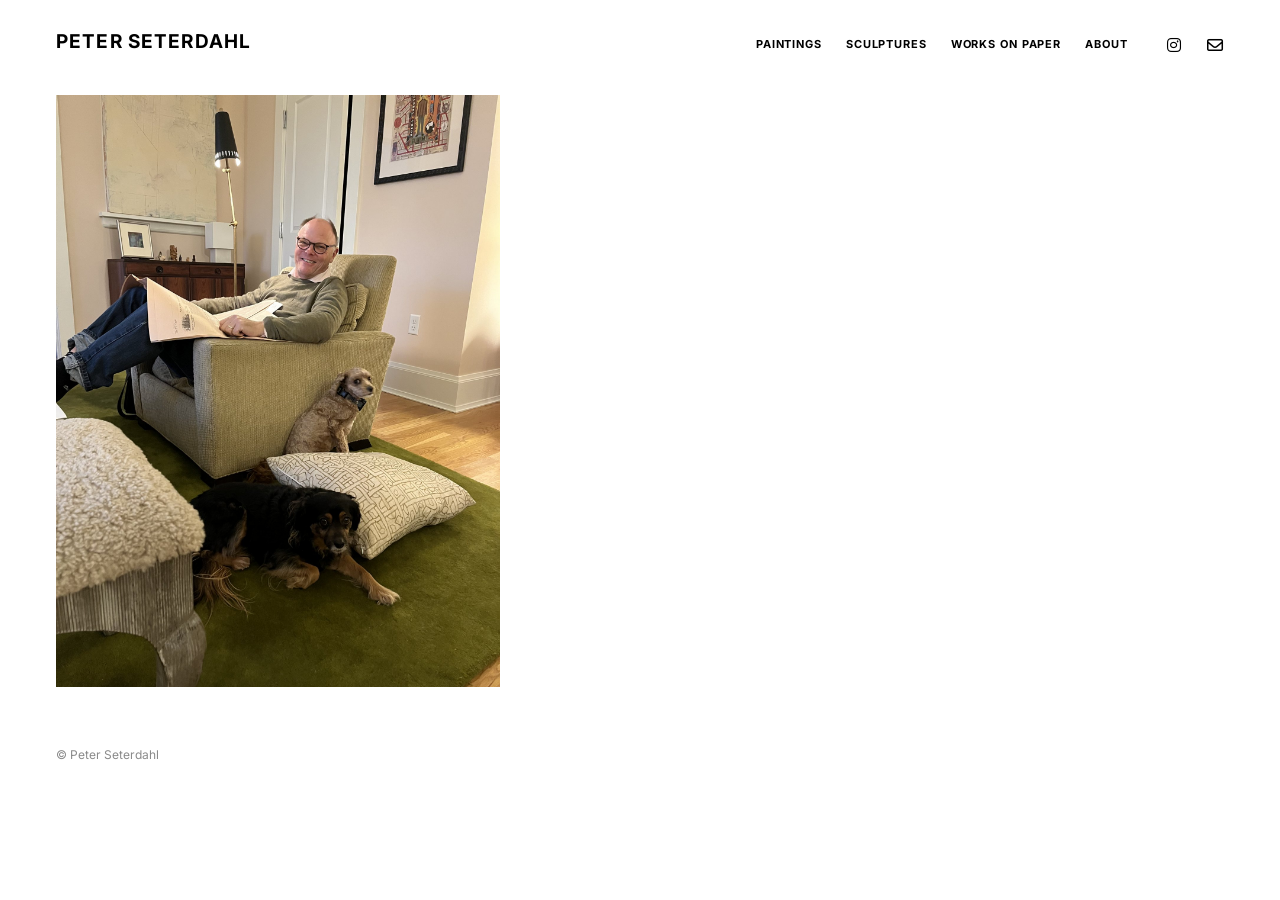
<file: index.html>
<!DOCTYPE html>
<html lang="en">
<head>
  <meta charset="UTF-8">
  <meta name="viewport" content="width=device-width, initial-scale=1.0">
  <title>Peter Seterdahl</title>
  <meta name="description" content="Peter Seterdahl — paintings, sculptures and works on paper.">
  <!-- How the link looks when shared by text or email -->
  <meta property="og:title" content="Peter Seterdahl">
  <meta property="og:description" content="Peter Seterdahl — paintings, sculptures and works on paper.">
  <meta property="og:image" content="https://peterseterdahl.com/images/share.jpg">
  <link rel="preconnect" href="https://fonts.googleapis.com">
  <link rel="preconnect" href="https://fonts.gstatic.com" crossorigin>
  <link rel="stylesheet" href="https://fonts.googleapis.com/css2?family=Inter:ital,wght@0,400;0,700;1,400&display=swap">
  <link rel="stylesheet" href="css/style.css">
</head>
<body>
<div class="site-wrapper">

  <header>
    <a class="site-title" href="index.html">Peter Seterdahl</a>
    <button class="menu-toggle" aria-label="Menu" aria-expanded="false">☰</button>
    <nav>
      <a href="paintings.html">Paintings</a>
      <a href="sculptures.html">Sculptures</a>
      <a href="works-on-paper.html">Works on Paper</a>
      <a href="about.html">About</a>
    </nav>
  </header>

  <main>

    <div class="split">
      <div>
        <img src="images/home/featured.jpg" alt="Featured work by Peter Seterdahl">
      </div>
      <div class="text">
        <p> </p>
      </div>
    </div>

  </main>

  <footer>© Peter Seterdahl</footer>

</div>
<script src="js/site.js"></script>
</body>
</html>
</file>
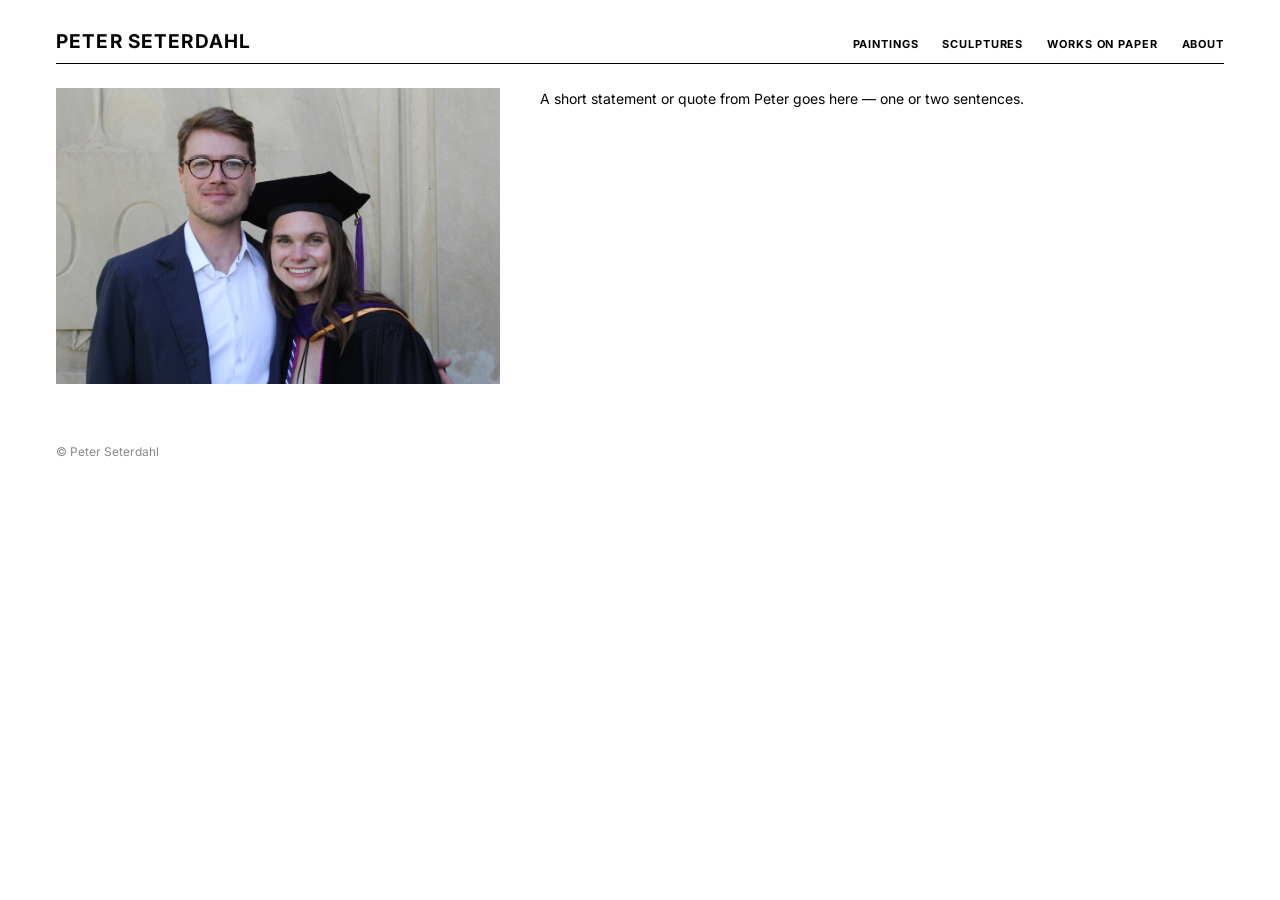
<file: peterseterdahl-site-upload/index.html>
<!DOCTYPE html>
<html lang="en">
<head>
  <meta charset="UTF-8">
  <meta name="viewport" content="width=device-width, initial-scale=1.0">
  <title>Peter Seterdahl</title>
  <meta name="description" content="Peter Seterdahl — paintings, sculptures and works on paper.">
  <!-- How the link looks when shared by text or email -->
  <meta property="og:title" content="Peter Seterdahl">
  <meta property="og:description" content="Peter Seterdahl — paintings, sculptures and works on paper.">
  <meta property="og:image" content="https://peterseterdahl.com/images/share.jpg">
  <link rel="preconnect" href="https://fonts.googleapis.com">
  <link rel="preconnect" href="https://fonts.gstatic.com" crossorigin>
  <link rel="stylesheet" href="https://fonts.googleapis.com/css2?family=Inter:ital,wght@0,400;0,700;1,400&display=swap">
  <link rel="stylesheet" href="css/style.css">
</head>
<body>
<div class="site-wrapper">

  <header>
    <a class="site-title" href="index.html">Peter Seterdahl</a>
    <button class="menu-toggle" aria-label="Menu" aria-expanded="false">☰</button>
    <nav>
      <a href="paintings.html">Paintings</a>
      <a href="sculptures.html">Sculptures</a>
      <a href="works-on-paper.html">Works on Paper</a>
      <a href="about.html">About</a>
    </nav>
  </header>

  <main>

    <div class="split">
      <div>
        <img src="images/home/featured.jpg" alt="Featured work by Peter Seterdahl">
      </div>
      <div class="text">
        <p>A short statement or quote from Peter goes here — one or two sentences.</p>
      </div>
    </div>

  </main>

  <footer>© Peter Seterdahl</footer>

</div>
<script src="js/site.js"></script>
</body>
</html>
</file>
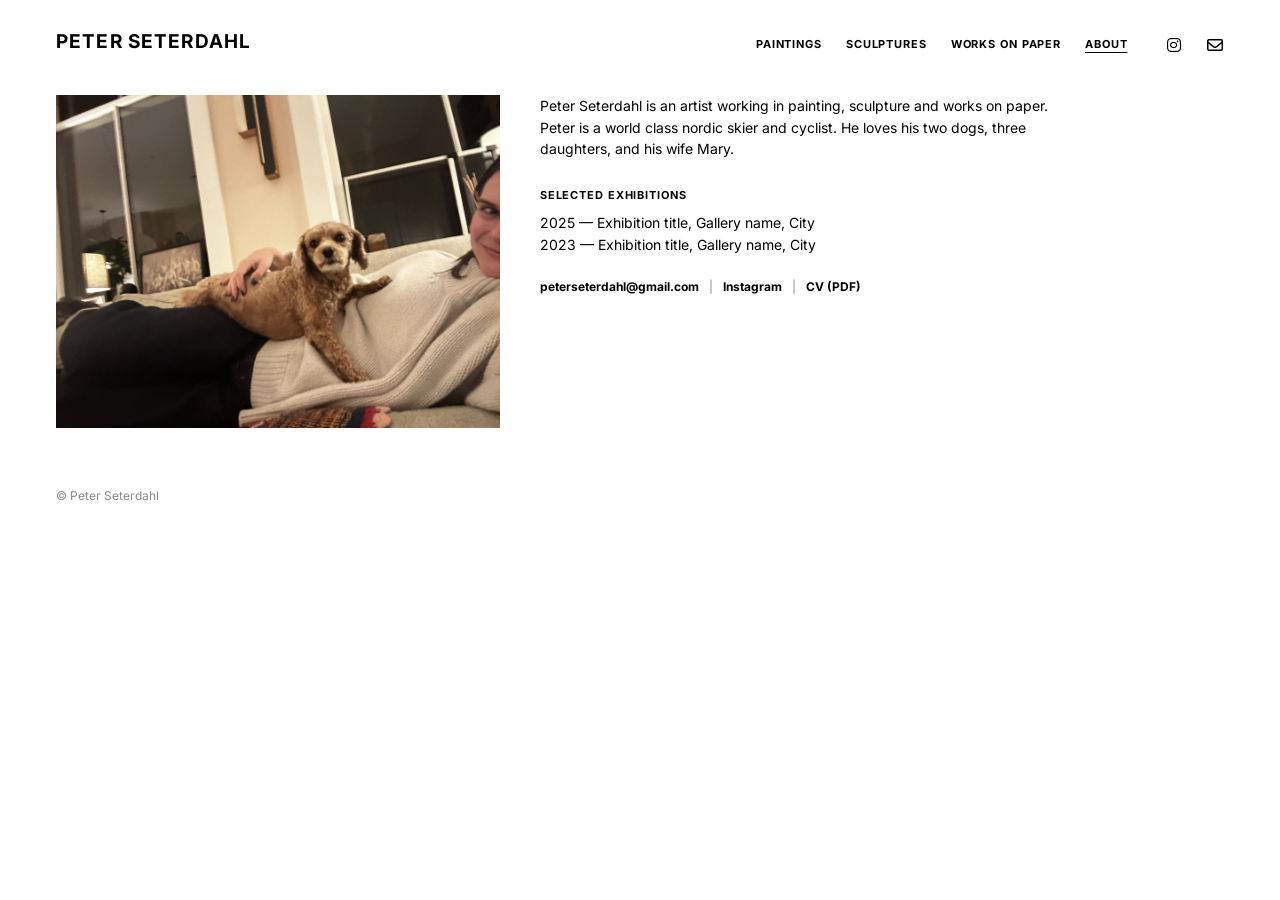
<file: about.html>
<!DOCTYPE html>
<html lang="en">
<head>
  <meta charset="UTF-8">
  <meta name="viewport" content="width=device-width, initial-scale=1.0">
  <title>About — Peter Seterdahl</title>
  <meta name="description" content="About the artist Peter Seterdahl.">
  <!-- How the link looks when shared by text or email -->
  <meta property="og:title" content="About — Peter Seterdahl">
  <meta property="og:description" content="About the artist Peter Seterdahl.">
  <meta property="og:image" content="https://peterseterdahl.com/images/share.jpg">
  <link rel="preconnect" href="https://fonts.googleapis.com">
  <link rel="preconnect" href="https://fonts.gstatic.com" crossorigin>
  <link rel="stylesheet" href="https://fonts.googleapis.com/css2?family=Inter:ital,wght@0,400;0,700;1,400&display=swap">
  <link rel="stylesheet" href="css/style.css">
</head>
<body>
<div class="site-wrapper">

  <header>
    <a class="site-title" href="index.html">Peter Seterdahl</a>
    <button class="menu-toggle" aria-label="Menu" aria-expanded="false">☰</button>
    <nav>
      <a href="paintings.html">Paintings</a>
      <a href="sculptures.html">Sculptures</a>
      <a href="works-on-paper.html">Works on Paper</a>
      <a href="about.html" class="active">About</a>
    </nav>
  </header>

  <main>

    <div class="split">
      <div>
        <img src="images/about/portrait.jpg" alt="Peter Seterdahl">
      </div>
      <div class="text">
        <p>Peter Seterdahl is an artist working in painting, sculpture and works on paper. Peter is a world class nordic skier and cyclist. He loves his two dogs, three daughters, and his wife Mary.</p>

        <h2>Selected Exhibitions</h2>
        <p>2025 — Exhibition title, Gallery name, City<br>
           2023 — Exhibition title, Gallery name, City</p>

        <div class="contact">
          <a href="mailto:peterseterdahl@gmail.com">peterseterdahl@gmail.com</a>
          <span class="sep">|</span>
          <a href="https://www.instagram.com/peterseterdahl" target="_blank" rel="noopener">Instagram</a>
          <span class="sep">|</span>
          <a href="cv.pdf" target="_blank">CV (PDF)</a>
        </div>
      </div>
    </div>

  </main>

  <footer>© Peter Seterdahl</footer>

</div>
<script src="js/site.js"></script>
</body>
</html>
</file>
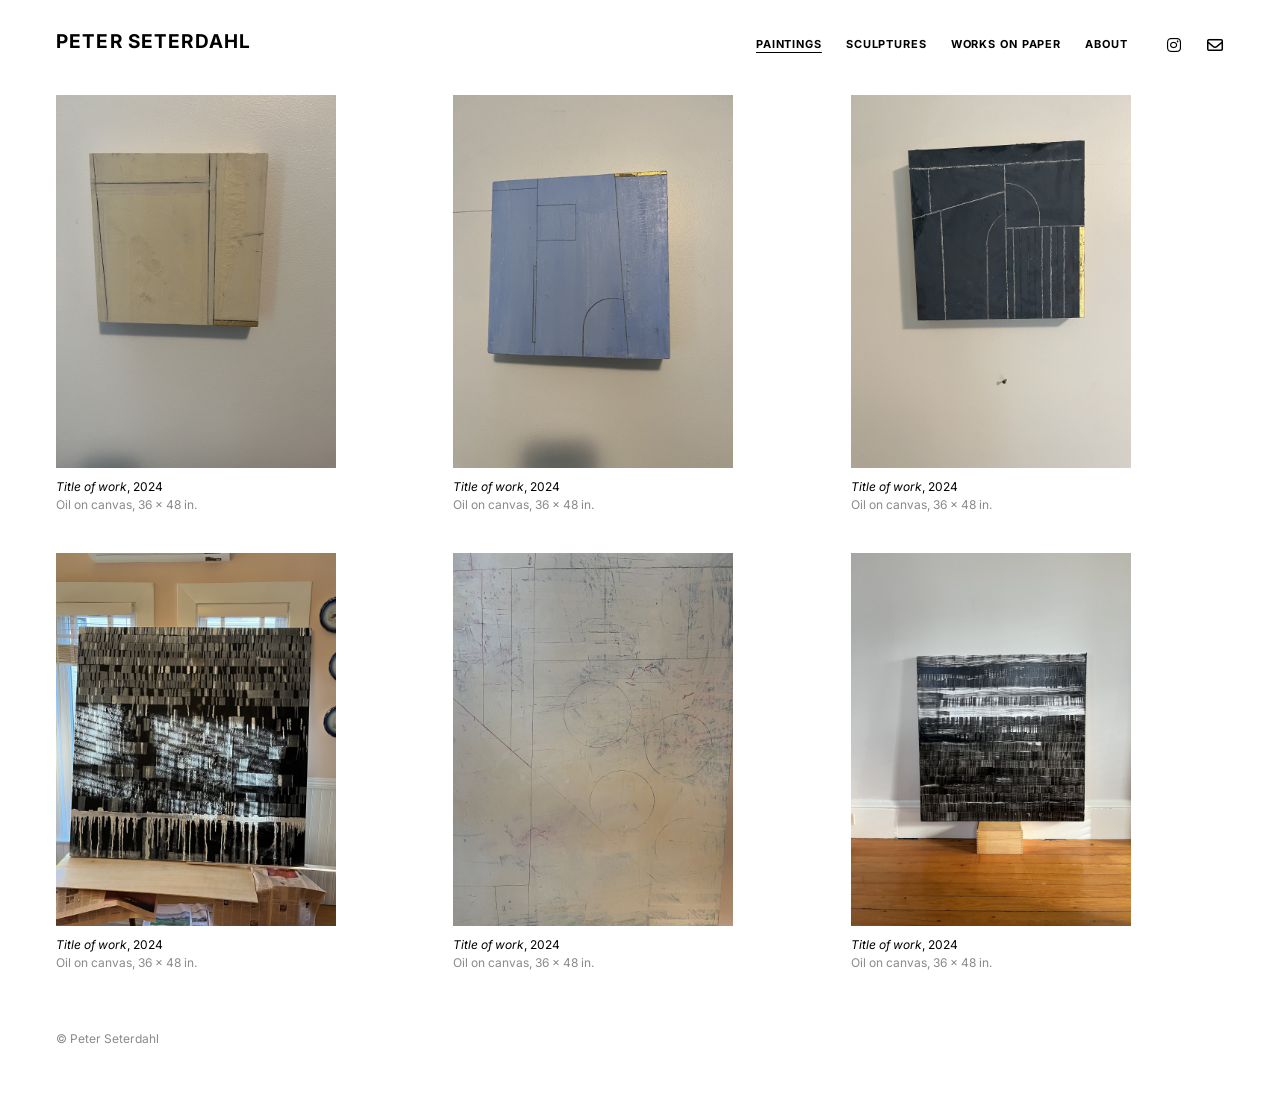
<file: paintings.html>
<!DOCTYPE html>
<html lang="en">
<head>
  <meta charset="UTF-8">
  <meta name="viewport" content="width=device-width, initial-scale=1.0">
  <title>Paintings — Peter Seterdahl</title>
  <meta name="description" content="Paintings by Peter Seterdahl.">
  <!-- How the link looks when shared by text or email -->
  <meta property="og:title" content="Paintings — Peter Seterdahl">
  <meta property="og:description" content="Paintings by Peter Seterdahl.">
  <meta property="og:image" content="https://peterseterdahl.com/images/share.jpg">
  <link rel="preconnect" href="https://fonts.googleapis.com">
  <link rel="preconnect" href="https://fonts.gstatic.com" crossorigin>
  <link rel="stylesheet" href="https://fonts.googleapis.com/css2?family=Inter:ital,wght@0,400;0,700;1,400&display=swap">
  <link rel="stylesheet" href="css/style.css">
</head>
<body>
<div class="site-wrapper">

  <header>
    <a class="site-title" href="index.html">Peter Seterdahl</a>
    <button class="menu-toggle" aria-label="Menu" aria-expanded="false">☰</button>
    <nav>
      <a href="paintings.html" class="active">Paintings</a>
      <a href="sculptures.html">Sculptures</a>
      <a href="works-on-paper.html">Works on Paper</a>
      <a href="about.html">About</a>
    </nav>
  </header>

  <main>

    <!--
      TO ADD A WORK: copy one <figure> ... </figure> block below, paste it where
      you want it, then change the two image paths, the title, year and details.
      Works appear left-to-right, top-to-bottom in the order listed here.
    -->
    <div class="gallery">

      <figure class="work">
        <a class="frame" href="images/paintings/01.jpg"><img src="images/paintings/01.jpg" alt="Title of work" loading="lazy"></a>
        <figcaption><span class="title">Title of work</span>, 2024<br><span class="details">Oil on canvas, 36 × 48 in.</span></figcaption>
      </figure>

      <figure class="work">
        <a class="frame" href="images/paintings/02.jpg"><img src="images/paintings/02.jpg" alt="Title of work" loading="lazy"></a>
        <figcaption><span class="title">Title of work</span>, 2024<br><span class="details">Oil on canvas, 36 × 48 in.</span></figcaption>
      </figure>

      <figure class="work">
        <a class="frame" href="images/paintings/03.jpg"><img src="images/paintings/03.jpg" alt="Title of work" loading="lazy"></a>
        <figcaption><span class="title">Title of work</span>, 2024<br><span class="details">Oil on canvas, 36 × 48 in.</span></figcaption>
      </figure>

      <figure class="work">
        <a class="frame" href="images/paintings/04.jpg"><img src="images/paintings/04.jpg" alt="Title of work" loading="lazy"></a>
        <figcaption><span class="title">Title of work</span>, 2024<br><span class="details">Oil on canvas, 36 × 48 in.</span></figcaption>
      </figure>

      <figure class="work">
        <a class="frame" href="images/paintings/05.jpg"><img src="images/paintings/05.jpg" alt="Title of work" loading="lazy"></a>
        <figcaption><span class="title">Title of work</span>, 2024<br><span class="details">Oil on canvas, 36 × 48 in.</span></figcaption>
      </figure>

      <figure class="work">
        <a class="frame" href="images/paintings/06.jpg"><img src="images/paintings/06.jpg" alt="Title of work" loading="lazy"></a>
        <figcaption><span class="title">Title of work</span>, 2024<br><span class="details">Oil on canvas, 36 × 48 in.</span></figcaption>
      </figure>

    </div>

  </main>

  <footer>© Peter Seterdahl</footer>

</div>
<script src="js/site.js"></script>
</body>
</html>
</file>
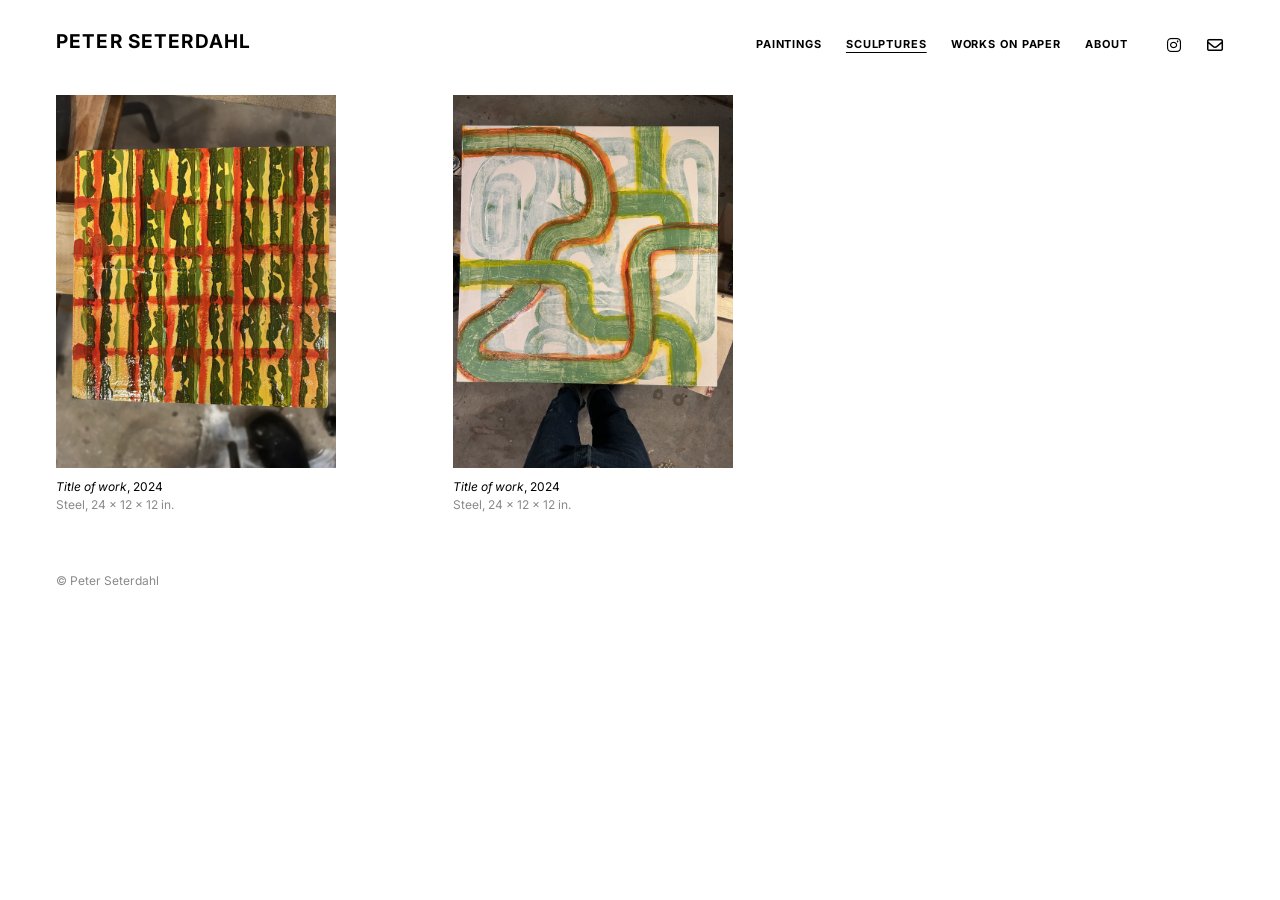
<file: sculptures.html>
<!DOCTYPE html>
<html lang="en">
<head>
  <meta charset="UTF-8">
  <meta name="viewport" content="width=device-width, initial-scale=1.0">
  <title>Sculptures — Peter Seterdahl</title>
  <meta name="description" content="Sculptures by Peter Seterdahl.">
  <!-- How the link looks when shared by text or email -->
  <meta property="og:title" content="Sculptures — Peter Seterdahl">
  <meta property="og:description" content="Sculptures by Peter Seterdahl.">
  <meta property="og:image" content="https://peterseterdahl.com/images/share.jpg">
  <link rel="preconnect" href="https://fonts.googleapis.com">
  <link rel="preconnect" href="https://fonts.gstatic.com" crossorigin>
  <link rel="stylesheet" href="https://fonts.googleapis.com/css2?family=Inter:ital,wght@0,400;0,700;1,400&display=swap">
  <link rel="stylesheet" href="css/style.css">
</head>
<body>
<div class="site-wrapper">

  <header>
    <a class="site-title" href="index.html">Peter Seterdahl</a>
    <button class="menu-toggle" aria-label="Menu" aria-expanded="false">☰</button>
    <nav>
      <a href="paintings.html">Paintings</a>
      <a href="sculptures.html" class="active">Sculptures</a>
      <a href="works-on-paper.html">Works on Paper</a>
      <a href="about.html">About</a>
    </nav>
  </header>

  <main>

    <!--
      TO ADD A WORK: copy one <figure> ... </figure> block below, paste it where
      you want it, then change the two image paths, the title, year and details.
      Works appear left-to-right, top-to-bottom in the order listed here.
    -->
    <div class="gallery">

      <figure class="work">
        <a class="frame" href="images/sculptures/01.jpg"><img src="images/sculptures/01.jpg" alt="Title of work" loading="lazy"></a>
        <figcaption><span class="title">Title of work</span>, 2024<br><span class="details">Steel, 24 × 12 × 12 in.</span></figcaption>
      </figure>

      <figure class="work">
        <a class="frame" href="images/sculptures/02.jpg"><img src="images/sculptures/02.jpg" alt="Title of work" loading="lazy"></a>
        <figcaption><span class="title">Title of work</span>, 2024<br><span class="details">Steel, 24 × 12 × 12 in.</span></figcaption>
      </figure>

    </div>

  </main>

  <footer>© Peter Seterdahl</footer>

</div>
<script src="js/site.js"></script>
</body>
</html>
</file>
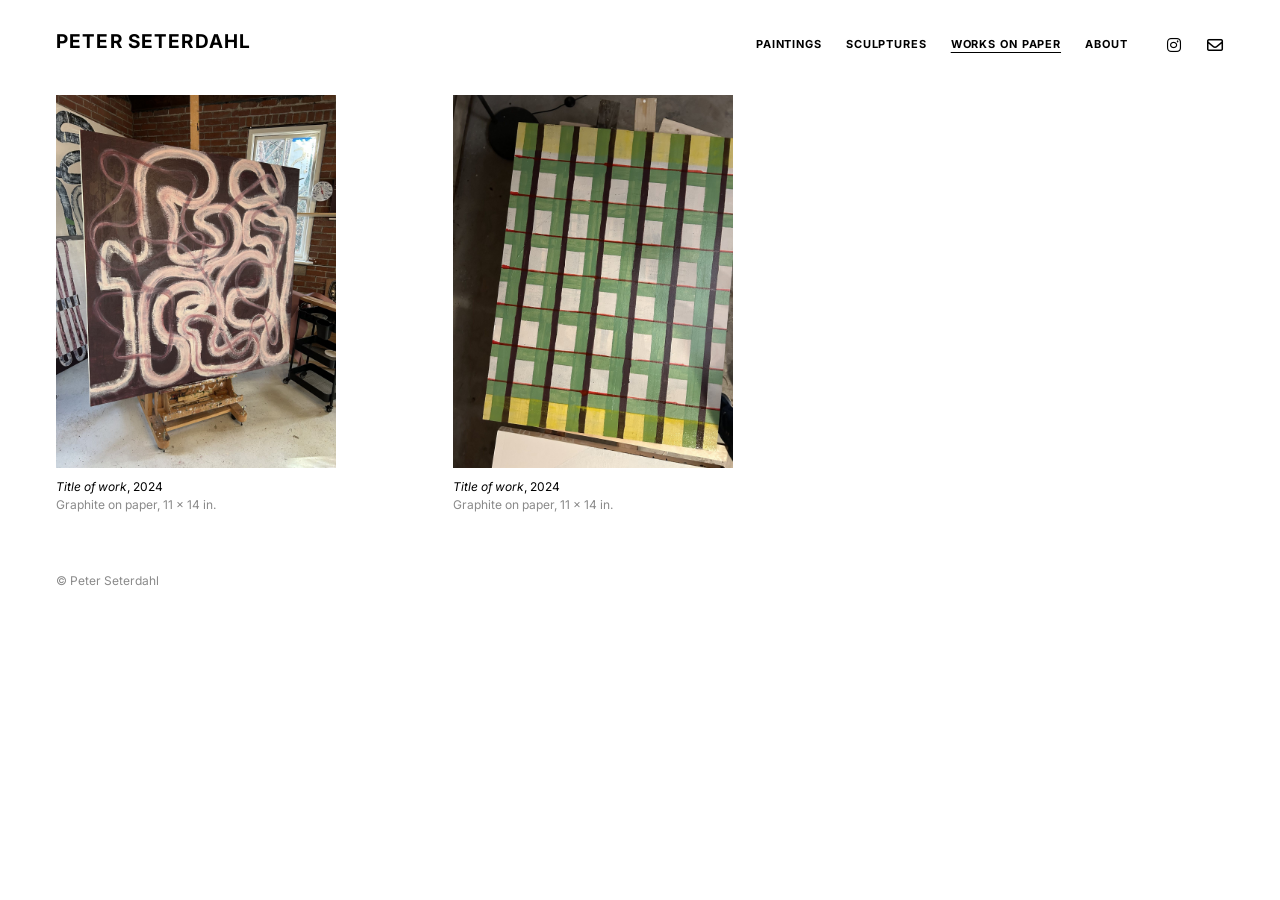
<file: works-on-paper.html>
<!DOCTYPE html>
<html lang="en">
<head>
  <meta charset="UTF-8">
  <meta name="viewport" content="width=device-width, initial-scale=1.0">
  <title>Works on Paper — Peter Seterdahl</title>
  <meta name="description" content="Works on Paper by Peter Seterdahl.">
  <!-- How the link looks when shared by text or email -->
  <meta property="og:title" content="Works on Paper — Peter Seterdahl">
  <meta property="og:description" content="Works on Paper by Peter Seterdahl.">
  <meta property="og:image" content="https://peterseterdahl.com/images/share.jpg">
  <link rel="preconnect" href="https://fonts.googleapis.com">
  <link rel="preconnect" href="https://fonts.gstatic.com" crossorigin>
  <link rel="stylesheet" href="https://fonts.googleapis.com/css2?family=Inter:ital,wght@0,400;0,700;1,400&display=swap">
  <link rel="stylesheet" href="css/style.css">
</head>
<body>
<div class="site-wrapper">

  <header>
    <a class="site-title" href="index.html">Peter Seterdahl</a>
    <button class="menu-toggle" aria-label="Menu" aria-expanded="false">☰</button>
    <nav>
      <a href="paintings.html">Paintings</a>
      <a href="sculptures.html">Sculptures</a>
      <a href="works-on-paper.html" class="active">Works on Paper</a>
      <a href="about.html">About</a>
    </nav>
  </header>

  <main>

    <!--
      TO ADD A WORK: copy one <figure> ... </figure> block below, paste it where
      you want it, then change the two image paths, the title, year and details.
      Works appear left-to-right, top-to-bottom in the order listed here.
    -->
    <div class="gallery">

      <figure class="work">
        <a class="frame" href="images/works-on-paper/01.jpg"><img src="images/works-on-paper/01.jpg" alt="Title of work" loading="lazy"></a>
        <figcaption><span class="title">Title of work</span>, 2024<br><span class="details">Graphite on paper, 11 × 14 in.</span></figcaption>
      </figure>

      <figure class="work">
        <a class="frame" href="images/works-on-paper/02.jpg"><img src="images/works-on-paper/02.jpg" alt="Title of work" loading="lazy"></a>
        <figcaption><span class="title">Title of work</span>, 2024<br><span class="details">Graphite on paper, 11 × 14 in.</span></figcaption>
      </figure>

    </div>

  </main>

  <footer>© Peter Seterdahl</footer>

</div>
<script src="js/site.js"></script>
</body>
</html>
</file>
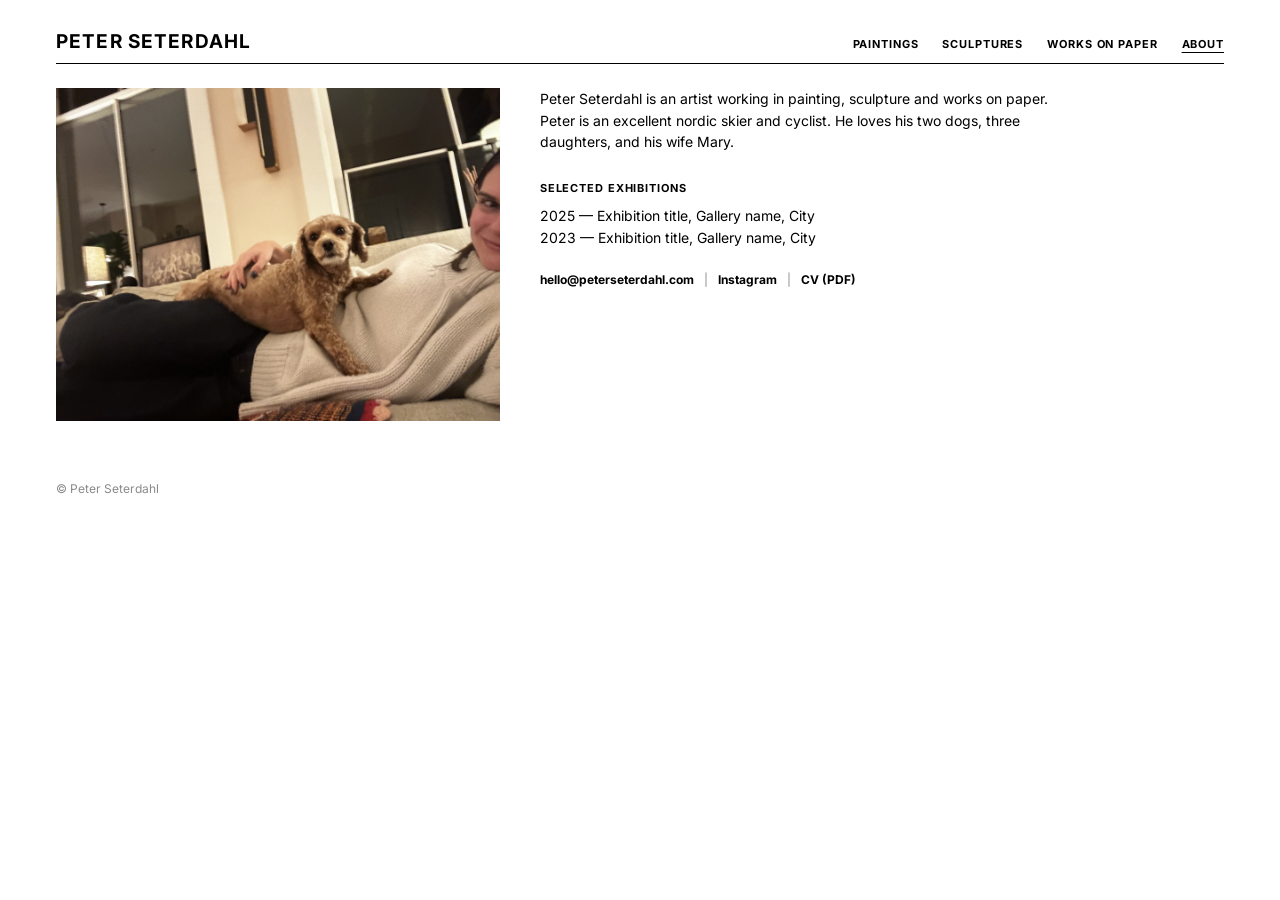
<file: peterseterdahl-site-upload/about.html>
<!DOCTYPE html>
<html lang="en">
<head>
  <meta charset="UTF-8">
  <meta name="viewport" content="width=device-width, initial-scale=1.0">
  <title>About — Peter Seterdahl</title>
  <meta name="description" content="About the artist Peter Seterdahl.">
  <!-- How the link looks when shared by text or email -->
  <meta property="og:title" content="About — Peter Seterdahl">
  <meta property="og:description" content="About the artist Peter Seterdahl.">
  <meta property="og:image" content="https://peterseterdahl.com/images/share.jpg">
  <link rel="preconnect" href="https://fonts.googleapis.com">
  <link rel="preconnect" href="https://fonts.gstatic.com" crossorigin>
  <link rel="stylesheet" href="https://fonts.googleapis.com/css2?family=Inter:ital,wght@0,400;0,700;1,400&display=swap">
  <link rel="stylesheet" href="css/style.css">
</head>
<body>
<div class="site-wrapper">

  <header>
    <a class="site-title" href="index.html">Peter Seterdahl</a>
    <button class="menu-toggle" aria-label="Menu" aria-expanded="false">☰</button>
    <nav>
      <a href="paintings.html">Paintings</a>
      <a href="sculptures.html">Sculptures</a>
      <a href="works-on-paper.html">Works on Paper</a>
      <a href="about.html" class="active">About</a>
    </nav>
  </header>

  <main>

    <div class="split">
      <div>
        <img src="images/about/portrait.jpg" alt="Peter Seterdahl">
      </div>
      <div class="text">
        <p>Peter Seterdahl is an artist working in painting, sculpture and works on paper. Peter is an excellent nordic skier and cyclist. He loves his two dogs, three daughters, and his wife Mary.</p>

        <h2>Selected Exhibitions</h2>
        <p>2025 — Exhibition title, Gallery name, City<br>
           2023 — Exhibition title, Gallery name, City</p>

        <div class="contact">
          <a href="mailto:hello@peterseterdahl.com">hello@peterseterdahl.com</a>
          <span class="sep">|</span>
          <a href="https://www.instagram.com/" target="_blank" rel="noopener">Instagram</a>
          <span class="sep">|</span>
          <a href="cv.pdf" target="_blank">CV (PDF)</a>
        </div>
      </div>
    </div>

  </main>

  <footer>© Peter Seterdahl</footer>

</div>
<script src="js/site.js"></script>
</body>
</html>
</file>
<file: css/style.css>
/* =========================================================
   Peter Seterdahl â€” site styles
   Change the look in one place: the variables just below.
   ========================================================= */

:root {
  --text: #000;
  --background: #fff;
  --muted: #8a8a8a;        /* hover color and secondary text */
  --rule: #000;            /* border of the phone menu */
  --font: "Inter", "Helvetica Neue", Helvetica, Arial, sans-serif;
  --nav-size: 11px;
  --caption-size: 12px;
  --body-size: 14px;
  --max-width: 1200px;
}

*, *::before, *::after { box-sizing: border-box; margin: 0; padding: 0; }

body {
  font-family: var(--font);
  color: var(--text);
  background: var(--background);
  -webkit-font-smoothing: antialiased;
}

a { color: inherit; text-decoration: none; }
a:hover { color: var(--muted); }
img { display: block; max-width: 100%; height: auto; }

.site-wrapper {
  max-width: var(--max-width);
  margin: 0 auto;
  padding: 30px 16px 60px;
}

/* ---------- Header + four buttons ---------- */

header {
  display: flex;
  align-items: baseline;
  justify-content: space-between;
  padding-bottom: 10px;
  margin-bottom: 32px;
  position: relative;
}

.site-title {
  font-size: 19px;
  font-weight: 700;
  letter-spacing: 0.06em;
  text-transform: uppercase;
}

nav { display: flex; gap: 24px; }

nav a {
  font-size: var(--nav-size);
  font-weight: 700;
  letter-spacing: 0.08em;
  text-transform: uppercase;
}

nav a.active {
  text-decoration: underline;
  text-underline-offset: 4px;
  text-decoration-thickness: 1px;
}

/* Instagram and Email icons, added at the top right by js/site.js */
nav a.contact-link { font-size: 16px; line-height: 1; align-self: center; }
nav a.contact-link .contact-label { display: none; }
nav a.contact-link.first { margin-left: 16px; }

.menu-toggle {
  display: none;
  background: none;
  border: 0;
  cursor: pointer;
  font-size: 24px;
  line-height: 1;
  padding: 4px;
  color: var(--text);
}

/* ---------- Home + About: image left, text right ---------- */

.split {
  display: grid;
  grid-template-columns: 38% 1fr;
  gap: 40px;
  align-items: start;
}

.split img { width: 100%; }

.text p {
  font-size: var(--body-size);
  line-height: 1.55;
  margin-bottom: 1em;
  max-width: 60ch;
}

.text h2 {
  font-size: var(--nav-size);
  font-weight: 700;
  letter-spacing: 0.08em;
  text-transform: uppercase;
  margin: 28px 0 10px;
}

.contact {
  margin-top: 24px;
  font-size: var(--caption-size);
  font-weight: 700;
  display: flex;
  flex-wrap: wrap;
  gap: 6px 10px;
}

.contact .sep { color: var(--muted); font-weight: 400; }

/* ---------- Gallery pages ---------- */

.gallery {
  display: grid;
  grid-template-columns: repeat(3, minmax(0, 1fr));
  gap: 40px 24px;
}

/* Each work sits in a square frame, uncropped, resting on the bottom edge,
   so captions line up across a row no matter the artwork's shape. */
.work .frame {
  aspect-ratio: 1 / 1;
  display: flex;
  align-items: flex-end;
  justify-content: flex-start;
}

.work .frame img {
  max-width: 100%;
  max-height: 100%;
  width: auto;
  height: auto;
  object-fit: contain;
  cursor: zoom-in;
  transition: opacity 0.15s;
}

.work a:hover img { opacity: 0.85; }

.work figcaption {
  font-size: var(--caption-size);
  line-height: 1.45;
  margin-top: 10px;
}

.work figcaption .title { font-style: italic; }
.work figcaption .details { color: var(--muted); }

/* ---------- Full-screen viewer (opens when a work is clicked) ---------- */

.lightbox {
  position: fixed;
  inset: 0;
  z-index: 200;
  background: var(--background);
  display: none;
  align-items: center;
  justify-content: center;
  flex-direction: column;
  padding: 40px 70px;
}

.lightbox.open { display: flex; }

.lightbox img {
  max-width: 100%;
  max-height: calc(100vh - 140px);
  width: auto;
  height: auto;
  object-fit: contain;
}

.lightbox .lb-caption {
  font-size: var(--caption-size);
  line-height: 1.45;
  margin-top: 14px;
  text-align: center;
}

.lightbox .lb-caption .title { font-style: italic; }
.lightbox .lb-caption .details { color: var(--muted); }

.lightbox button {
  position: absolute;
  background: none;
  border: 0;
  cursor: pointer;
  color: var(--text);
  font-family: var(--font);
  font-size: 28px;
  line-height: 1;
  padding: 12px;
}

.lightbox button:hover { color: var(--muted); }
.lb-close { top: 16px; right: 16px; }
.lb-prev  { left: 12px;  top: 50%; transform: translateY(-50%); }
.lb-next  { right: 12px; top: 50%; transform: translateY(-50%); }

/* ---------- Footer ---------- */

footer {
  margin-top: 60px;
  font-size: var(--caption-size);
  color: var(--muted);
}

/* ---------- Smaller screens ---------- */

@media (max-width: 900px) {
  .gallery { grid-template-columns: repeat(2, minmax(0, 1fr)); }
  .split { grid-template-columns: 1fr; gap: 24px; }
}

@media (max-width: 700px) {
  .site-wrapper { padding: 20px 16px 40px; }
  .menu-toggle { display: block; }

  nav {
    display: none;
    position: absolute;
    top: calc(100% + 1px);
    right: 0;
    flex-direction: column;
    gap: 0;
    min-width: 200px;
    background: var(--background);
    border: 1px solid var(--rule);
    z-index: 100;
  }

  nav.open { display: flex; }
  nav a { padding: 14px 20px; border-bottom: 1px solid #eee; font-size: 12px; }
  nav a:last-child { border-bottom: 0; }
  nav a.contact-link { font-size: 12px; align-self: stretch; }
  nav a.contact-link.first { margin-left: 0; }
  nav a.contact-link i { font-size: 15px; width: 18px; margin-right: 8px; }
  nav a.contact-link .contact-label { display: inline; }

  .lightbox { padding: 60px 16px; }
  .lb-prev, .lb-next { top: auto; bottom: 12px; transform: none; }
}

@media (max-width: 480px) {
  .gallery { grid-template-columns: 1fr; gap: 36px; }
  .work .frame { aspect-ratio: auto; }
}
</file>
<file: peterseterdahl-site-upload/css/style.css>
/* =========================================================
   Peter Seterdahl — site styles
   Change the look in one place: the variables just below.
   ========================================================= */

:root {
  --text: #000;
  --background: #fff;
  --muted: #8a8a8a;        /* hover color and secondary text */
  --rule: #000;            /* the line under the header */
  --font: "Inter", "Helvetica Neue", Helvetica, Arial, sans-serif;
  --nav-size: 11px;
  --caption-size: 12px;
  --body-size: 14px;
  --max-width: 1200px;
}

*, *::before, *::after { box-sizing: border-box; margin: 0; padding: 0; }

body {
  font-family: var(--font);
  color: var(--text);
  background: var(--background);
  -webkit-font-smoothing: antialiased;
}

a { color: inherit; text-decoration: none; }
a:hover { color: var(--muted); }
img { display: block; max-width: 100%; height: auto; }

.site-wrapper {
  max-width: var(--max-width);
  margin: 0 auto;
  padding: 30px 16px 60px;
}

/* ---------- Header + four buttons ---------- */

header {
  display: flex;
  align-items: baseline;
  justify-content: space-between;
  padding-bottom: 10px;
  border-bottom: 1px solid var(--rule);
  margin-bottom: 24px;
  position: relative;
}

.site-title {
  font-size: 19px;
  font-weight: 700;
  letter-spacing: 0.06em;
  text-transform: uppercase;
}

nav { display: flex; gap: 24px; }

nav a {
  font-size: var(--nav-size);
  font-weight: 700;
  letter-spacing: 0.08em;
  text-transform: uppercase;
}

nav a.active {
  text-decoration: underline;
  text-underline-offset: 4px;
  text-decoration-thickness: 1px;
}

.menu-toggle {
  display: none;
  background: none;
  border: 0;
  cursor: pointer;
  font-size: 24px;
  line-height: 1;
  padding: 4px;
  color: var(--text);
}

/* ---------- Home + About: image left, text right ---------- */

.split {
  display: grid;
  grid-template-columns: 38% 1fr;
  gap: 40px;
  align-items: start;
}

.split img { width: 100%; }

.text p {
  font-size: var(--body-size);
  line-height: 1.55;
  margin-bottom: 1em;
  max-width: 60ch;
}

.text h2 {
  font-size: var(--nav-size);
  font-weight: 700;
  letter-spacing: 0.08em;
  text-transform: uppercase;
  margin: 28px 0 10px;
}

.contact {
  margin-top: 24px;
  font-size: var(--caption-size);
  font-weight: 700;
  display: flex;
  flex-wrap: wrap;
  gap: 6px 10px;
}

.contact .sep { color: var(--muted); font-weight: 400; }

/* ---------- Gallery pages ---------- */

.gallery {
  display: grid;
  grid-template-columns: repeat(3, minmax(0, 1fr));
  gap: 40px 24px;
}

/* Each work sits in a square frame, uncropped, resting on the bottom edge,
   so captions line up across a row no matter the artwork's shape. */
.work .frame {
  aspect-ratio: 1 / 1;
  display: flex;
  align-items: flex-end;
  justify-content: flex-start;
}

.work .frame img {
  max-width: 100%;
  max-height: 100%;
  width: auto;
  height: auto;
  object-fit: contain;
  cursor: zoom-in;
  transition: opacity 0.15s;
}

.work a:hover img { opacity: 0.85; }

.work figcaption {
  font-size: var(--caption-size);
  line-height: 1.45;
  margin-top: 10px;
}

.work figcaption .title { font-style: italic; }
.work figcaption .details { color: var(--muted); }

/* ---------- Full-screen viewer (opens when a work is clicked) ---------- */

.lightbox {
  position: fixed;
  inset: 0;
  z-index: 200;
  background: var(--background);
  display: none;
  align-items: center;
  justify-content: center;
  flex-direction: column;
  padding: 40px 70px;
}

.lightbox.open { display: flex; }

.lightbox img {
  max-width: 100%;
  max-height: calc(100vh - 140px);
  width: auto;
  height: auto;
  object-fit: contain;
}

.lightbox .lb-caption {
  font-size: var(--caption-size);
  line-height: 1.45;
  margin-top: 14px;
  text-align: center;
}

.lightbox .lb-caption .title { font-style: italic; }
.lightbox .lb-caption .details { color: var(--muted); }

.lightbox button {
  position: absolute;
  background: none;
  border: 0;
  cursor: pointer;
  color: var(--text);
  font-family: var(--font);
  font-size: 28px;
  line-height: 1;
  padding: 12px;
}

.lightbox button:hover { color: var(--muted); }
.lb-close { top: 16px; right: 16px; }
.lb-prev  { left: 12px;  top: 50%; transform: translateY(-50%); }
.lb-next  { right: 12px; top: 50%; transform: translateY(-50%); }

/* ---------- Footer ---------- */

footer {
  margin-top: 60px;
  font-size: var(--caption-size);
  color: var(--muted);
}

/* ---------- Smaller screens ---------- */

@media (max-width: 900px) {
  .gallery { grid-template-columns: repeat(2, minmax(0, 1fr)); }
  .split { grid-template-columns: 1fr; gap: 24px; }
}

@media (max-width: 700px) {
  .site-wrapper { padding: 20px 16px 40px; }
  .menu-toggle { display: block; }

  nav {
    display: none;
    position: absolute;
    top: calc(100% + 1px);
    right: 0;
    flex-direction: column;
    gap: 0;
    min-width: 200px;
    background: var(--background);
    border: 1px solid var(--rule);
    z-index: 100;
  }

  nav.open { display: flex; }
  nav a { padding: 14px 20px; border-bottom: 1px solid #eee; font-size: 12px; }
  nav a:last-child { border-bottom: 0; }

  .lightbox { padding: 60px 16px; }
  .lb-prev, .lb-next { top: auto; bottom: 12px; transform: none; }
}

@media (max-width: 480px) {
  .gallery { grid-template-columns: 1fr; gap: 36px; }
  .work .frame { aspect-ratio: auto; }
}
</file>
